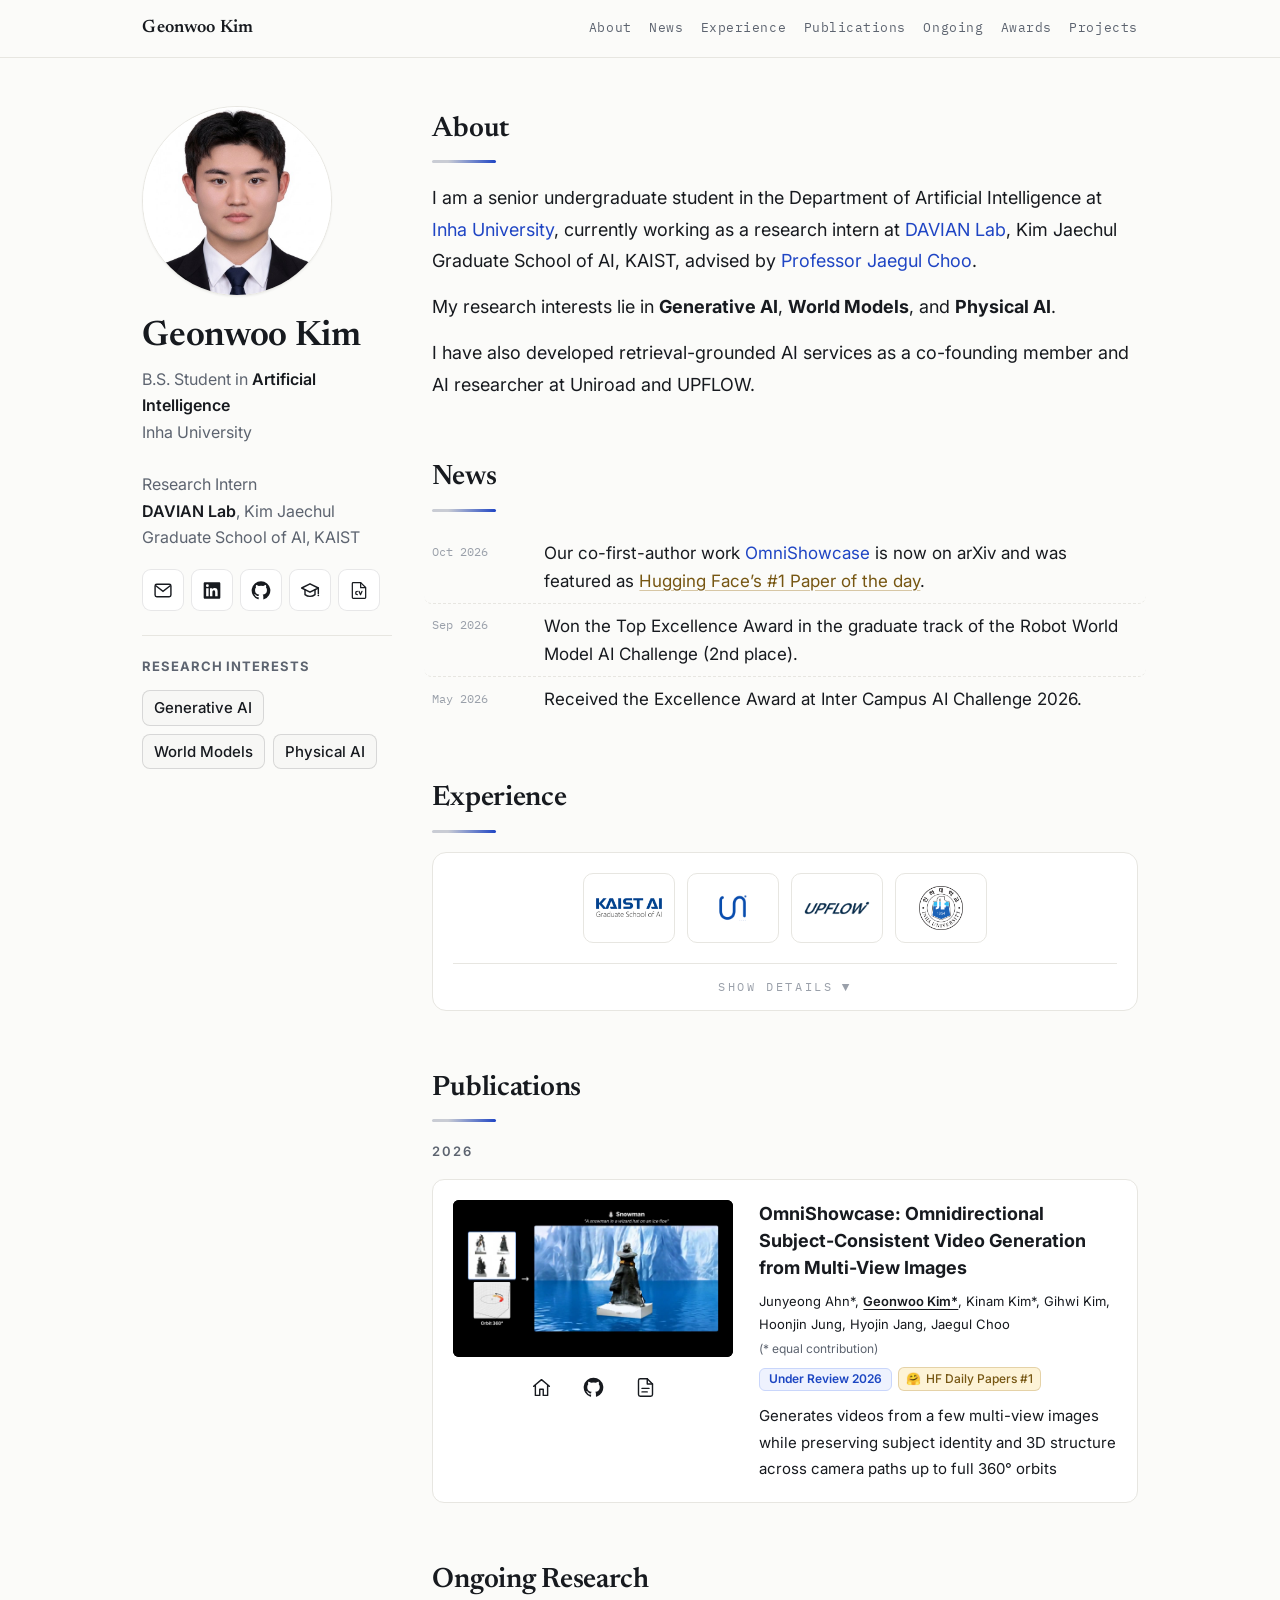
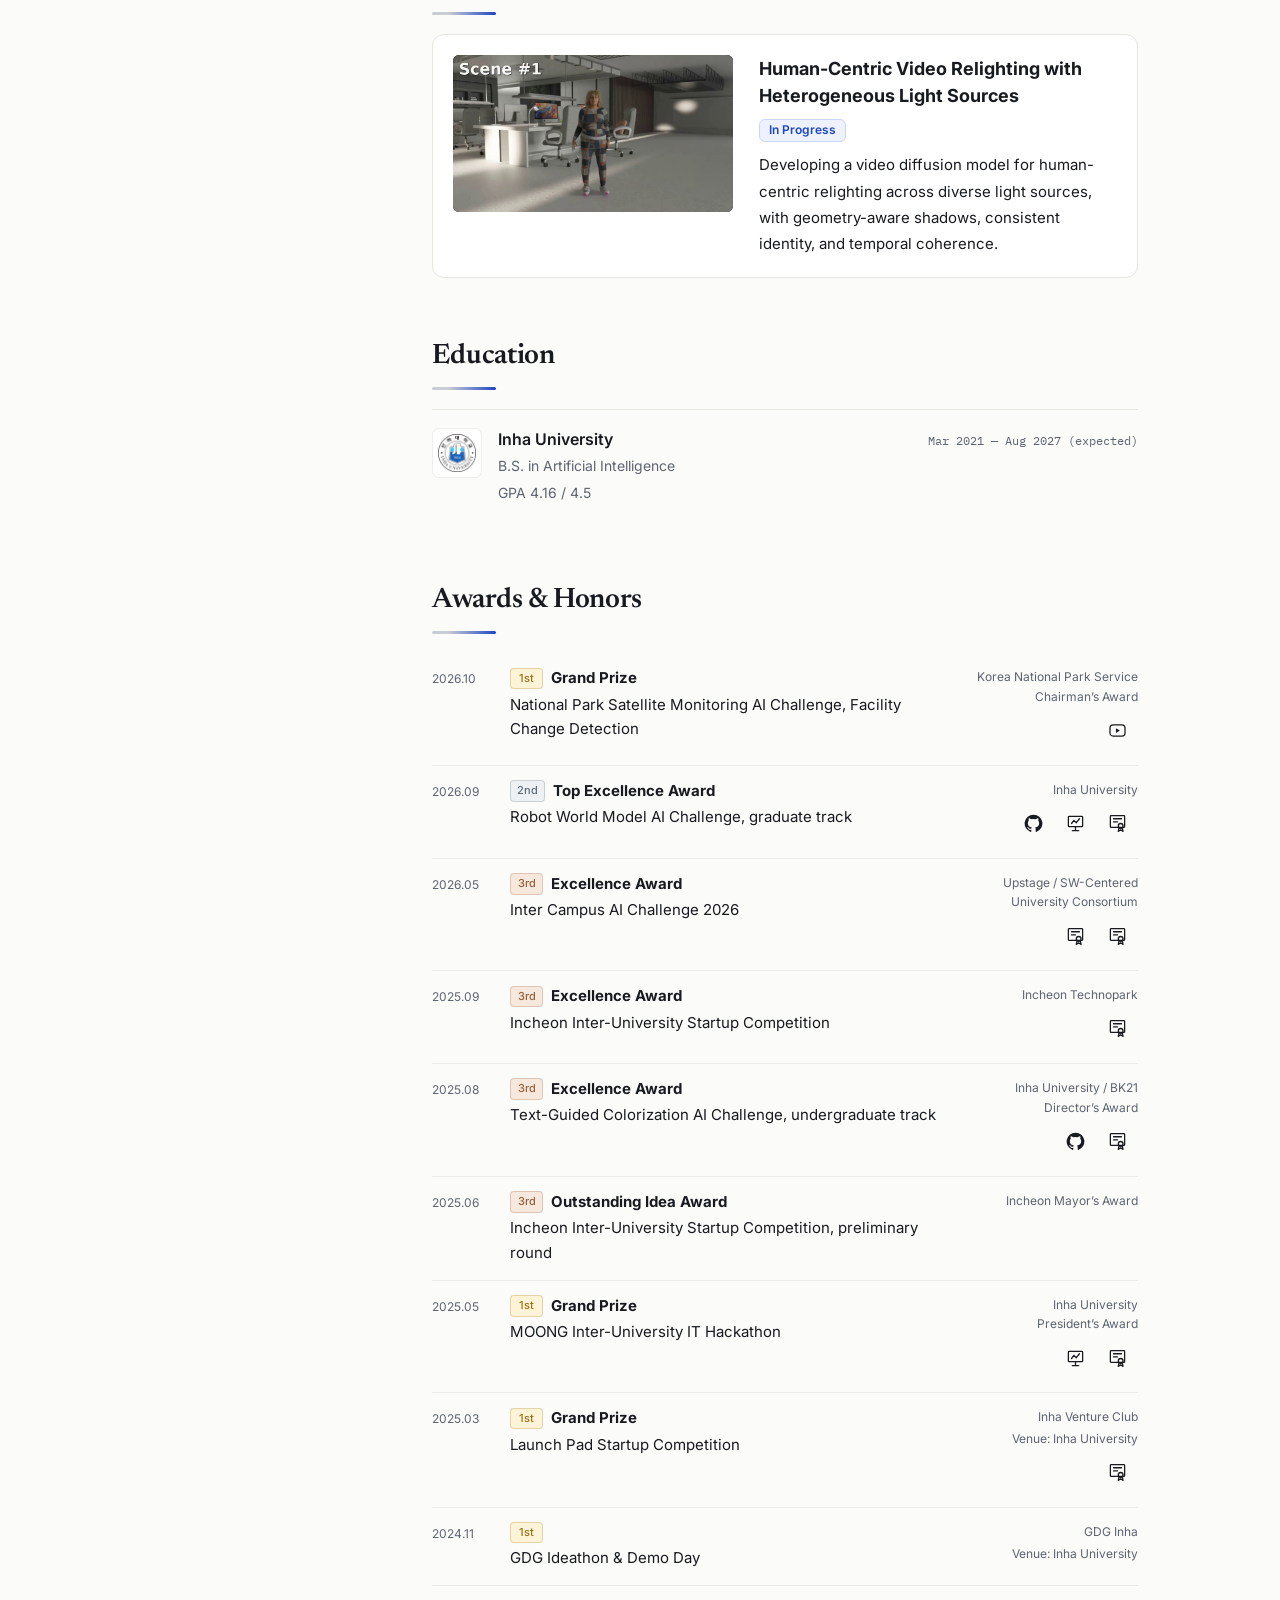
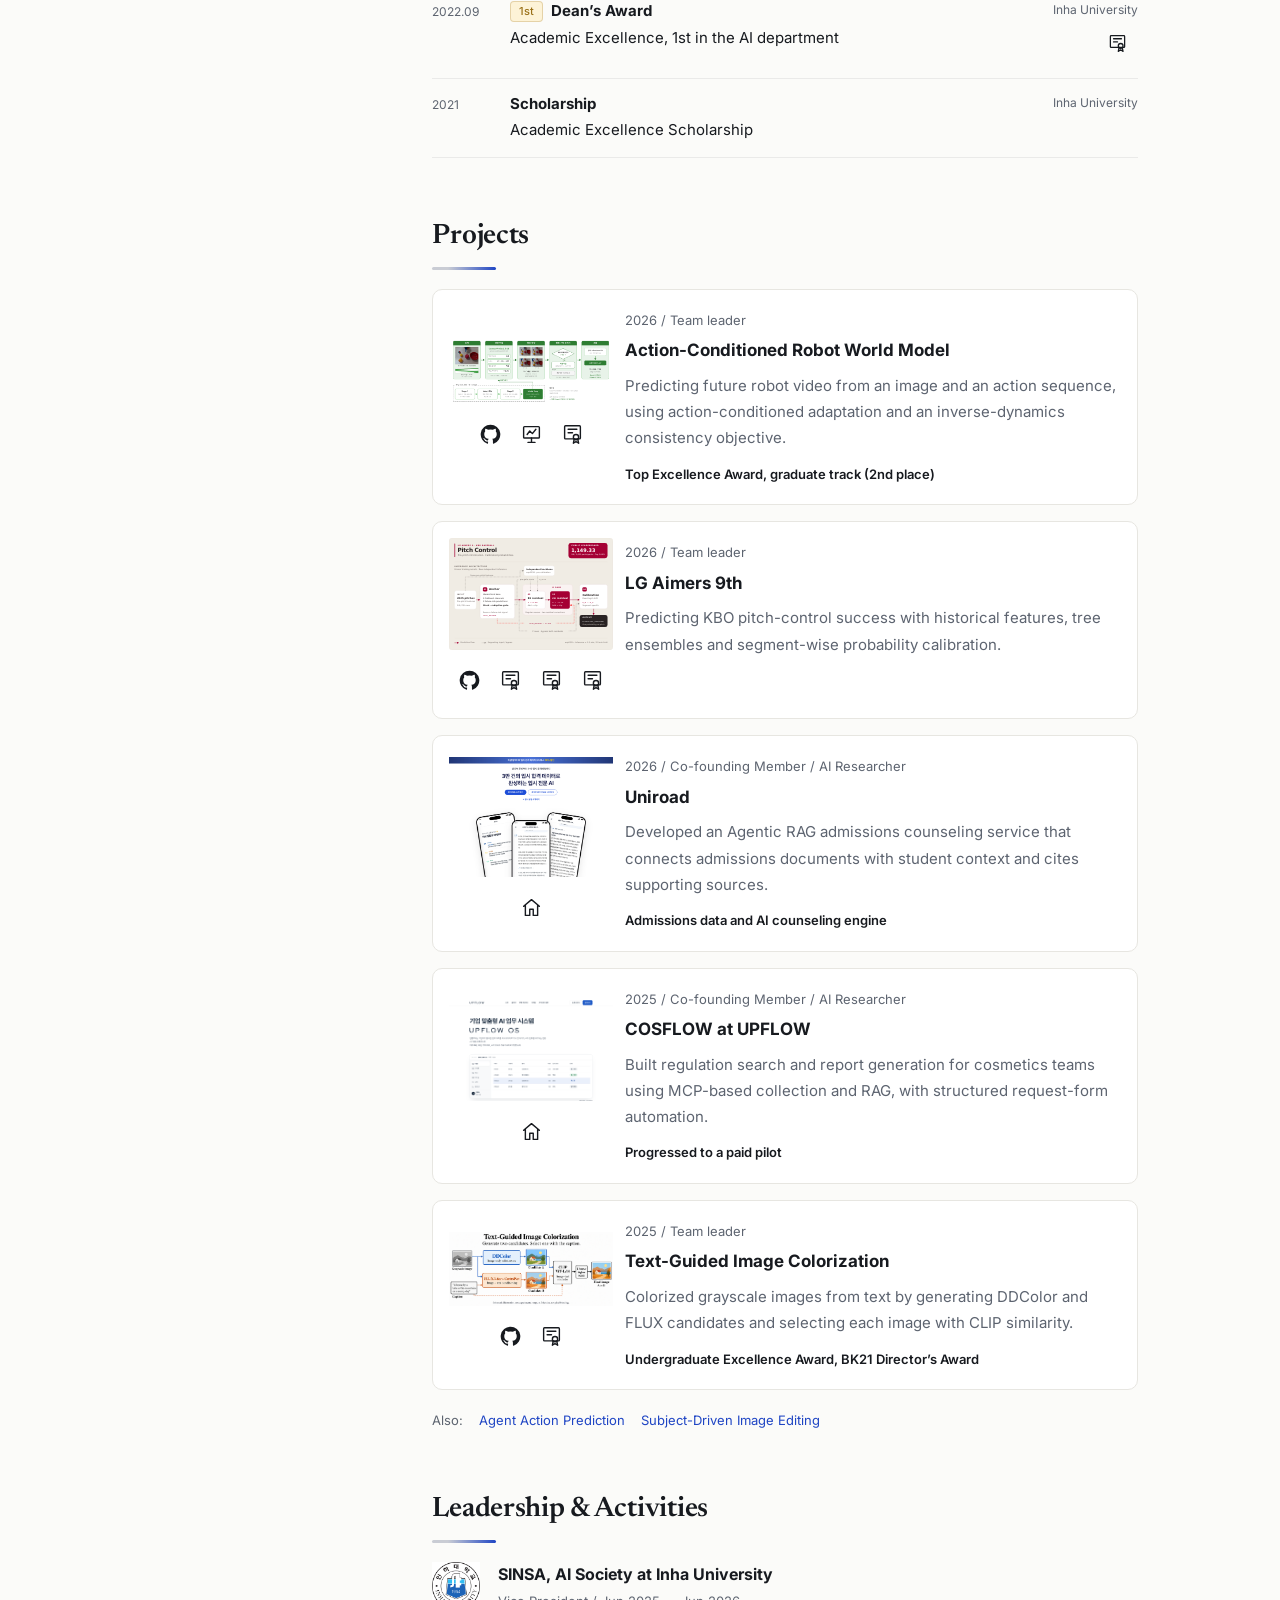
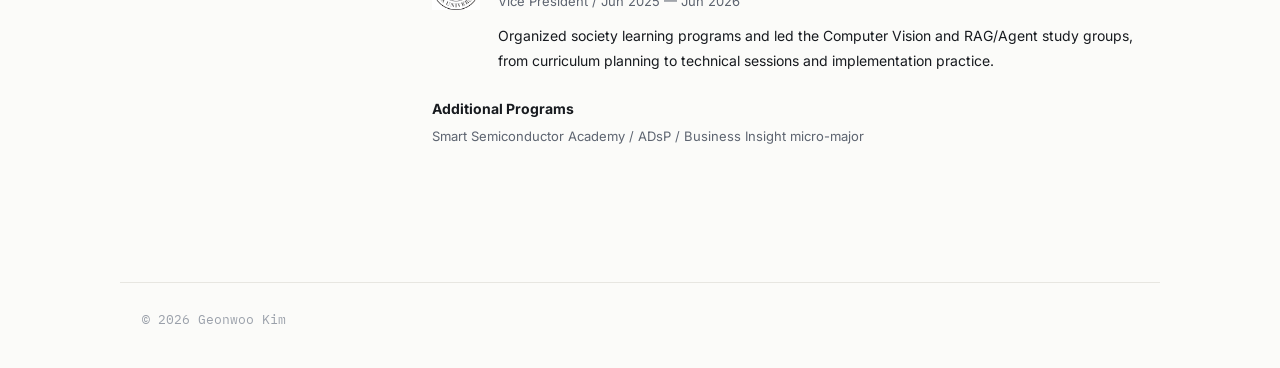
<file: index.html>
<!doctype html><html lang="en"><head><meta charset="utf-8"><meta name="viewport" content="width=device-width,initial-scale=1"><title>Geonwoo Kim</title><meta name="description" content="Geonwoo Kim — Generative AI, World Models, and Physical AI."><link rel="canonical" href="https://gxonu.github.io/"><link rel="preconnect" href="https://fonts.googleapis.com"><link rel="preconnect" href="https://fonts.gstatic.com" crossorigin><link href="https://fonts.googleapis.com/css2?family=Newsreader:ital,opsz,wght@0,6..72,400;0,6..72,500;0,6..72,600;1,6..72,400&family=Inter:wght@400;500;600&family=IBM+Plex+Mono:wght@400;500&display=swap" rel="stylesheet"><link rel="stylesheet" href="assets/original.css"><link rel="stylesheet" href="assets/portfolio.css?v=92dc783198"><link rel="stylesheet" href="assets/revision2.css?v=92dc783198"><link rel="stylesheet" href="assets/refinement.css?v=92dc783198"><link rel="stylesheet" href="assets/readability.css?v=10622975f4"><link rel="stylesheet" href="assets/publication-media.css?v=a6b6e88056cd"></head><body class="version-b"><nav aria-label="Main navigation"><div class="nav-inner"><a class="nav-name" href="#about">Geonwoo Kim</a><a class="nl" href="#about">About</a><a class="nl" href="#news">News</a><a class="nl" href="#experience">Experience</a><a class="nl" href="#publications">Publications</a><a class="nl" href="#ongoing">Ongoing</a><a class="nl" href="#awards">Awards</a><a class="nl" href="#projects">Projects</a></div></nav><div class="wrap"><aside><img class="avatar" src="assets/profile.jpg" alt="Geonwoo Kim" width="190" height="190"><h1 class="side-name">Geonwoo Kim</h1><p class="side-role">B.S. Student in <b>Artificial Intelligence</b><br>Inha University<br><br>Research Intern<br><b>DAVIAN Lab</b>, Kim Jaechul Graduate School of AI, KAIST</p><div class="side-links social-icons" role="group" aria-label="Contact and profiles"><a class="social-icon" href="mailto:kgw8803@gmail.com" target="_blank" rel="noopener" aria-label="Email"><svg aria-hidden="true" focusable="false" viewBox="0 0 24 24" fill="none" stroke="currentColor" stroke-width="1.7"><rect x="2.5" y="4.5" width="19" height="15" rx="2"/><path d="m3 6 9 7 9-7"/></svg><span class="icon-tooltip" aria-hidden="true">Email</span></a><a class="social-icon" href="https://www.linkedin.com/in/geonwoo-kim-27a599303/" target="_blank" rel="noopener" aria-label="LinkedIn"><svg aria-hidden="true" focusable="false" viewBox="0 0 24 24" fill="currentColor"><path d="M20.45 2H3.55C2.69 2 2 2.68 2 3.52v16.96C2 21.32 2.69 22 3.55 22h16.9c.86 0 1.55-.68 1.55-1.52V3.52C22 2.68 21.31 2 20.45 2ZM7.93 18.75H4.98V9.2h2.95v9.55ZM6.46 7.89a1.71 1.71 0 1 1 0-3.42 1.71 1.71 0 0 1 0 3.42Zm12.29 10.86H15.8V14.1c0-1.1-.02-2.52-1.54-2.52-1.54 0-1.78 1.2-1.78 2.44v4.73H9.53V9.2h2.83v1.3h.04c.4-.75 1.36-1.54 2.79-1.54 2.99 0 3.56 1.97 3.56 4.53v5.26Z"/></svg><span class="icon-tooltip" aria-hidden="true">LinkedIn</span></a><a class="social-icon" href="https://github.com/gxonu" target="_blank" rel="noopener" aria-label="GitHub"><svg aria-hidden="true" focusable="false" viewBox="0 0 24 24" fill="currentColor"><path d="M12 .8a11.2 11.2 0 0 0-3.54 21.83c.56.1.76-.24.76-.54v-2.08c-3.12.68-3.78-1.33-3.78-1.33-.51-1.29-1.24-1.63-1.24-1.63-1.02-.7.08-.69.08-.69 1.12.08 1.71 1.15 1.71 1.15 1 1.71 2.62 1.22 3.26.93.1-.72.39-1.22.71-1.5-2.49-.28-5.1-1.24-5.1-5.54 0-1.23.44-2.22 1.15-3.01-.11-.29-.5-1.42.11-2.96 0 0 .94-.3 3.08 1.15a10.75 10.75 0 0 1 5.6 0c2.14-1.45 3.08-1.15 3.08-1.15.61 1.54.22 2.67.11 2.96.72.79 1.15 1.78 1.15 3.01 0 4.31-2.62 5.25-5.12 5.53.4.35.76 1.03.76 2.08v3.08c0 .3.2.65.77.54A11.2 11.2 0 0 0 12 .8Z"/></svg><span class="icon-tooltip" aria-hidden="true">GitHub</span></a><a class="social-icon" href="https://scholar.google.com/citations?user=7ziWvGkAAAAJ&amp;hl=ko" target="_blank" rel="noopener" aria-label="Google Scholar"><svg aria-hidden="true" focusable="false" viewBox="0 0 24 24" fill="none" stroke="currentColor" stroke-width="1.7" stroke-linecap="round" stroke-linejoin="round"><path d="m2 9 10-5 10 5-10 5-10-5Z"/><path d="M6 11v6c3.5 2.7 8.5 2.7 12 0v-6M22 9v7"/><circle cx="22" cy="18" r="1" fill="currentColor" stroke="none"/></svg><span class="icon-tooltip" aria-hidden="true">Google Scholar</span></a><a class="social-icon" href="assets/GeonwooKim_CV.pdf" target="_blank" rel="noopener" aria-label="CV"><svg aria-hidden="true" focusable="false" viewBox="0 0 24 24" fill="none" stroke="currentColor" stroke-width="1.5"><path d="M14 2.5H5a1 1 0 0 0-1 1v17a1 1 0 0 0 1 1h14a1 1 0 0 0 1-1v-12Z"/><path d="M14 2.5v6h6"/><path d="M10 13a2 2 0 1 0 0 4m2-4 1.8 4 1.8-4" stroke-linecap="round" stroke-linejoin="round"/></svg><span class="icon-tooltip" aria-hidden="true">CV</span></a></div><div class="research-interests"><strong>Research Interests</strong><div class="interest-tags" role="list" aria-label="Research interests"><span role="listitem">Generative AI</span><span role="listitem">World Models</span><span role="listitem">Physical AI</span></div></div></aside><main><section id="about"><h2>About</h2><div class="sec-body lead"><p data-copy="intro-0">I am a senior undergraduate student in the Department of Artificial Intelligence at <a href="https://www.inha.ac.kr/" target="_blank" rel="noopener">Inha University</a>, currently working as a research intern at <a href="https://davian.kaist.ac.kr/" target="_blank" rel="noopener">DAVIAN Lab</a>, Kim Jaechul Graduate School of AI, KAIST, advised by <a href="https://sites.google.com/site/jaegulchoo/" target="_blank" rel="noopener">Professor Jaegul Choo</a>.</p><p data-copy="intro-1">My research interests lie in <strong>Generative AI</strong>, <strong>World Models</strong>, and <strong>Physical AI</strong>.</p><p data-copy="intro-2">I have also developed retrieval-grounded AI services as a co-founding member and AI researcher at Uniroad and UPFLOW.</p></div></section><section id="news"><h2>News</h2><div class="sec-body"><ul class="news"><li><time>Oct 2026</time><span>Our co-first-author work <a href="https://arxiv.org/abs/2610.35684" target="_blank" rel="noopener">OmniShowcase</a> is now on arXiv and was featured as <a class="paper-news-link" href="https://huggingface.co/papers/2610.35684" target="_blank" rel="noopener">Hugging Face’s #1 Paper of the day</a>.</span></li><li><time>Sep 2026</time><span>Won the Top Excellence Award in the graduate track of the Robot World Model AI Challenge (2nd place).</span></li><li><time>May 2026</time><span>Received the Excellence Award at Inter Campus AI Challenge 2026.</span></li></ul></div></section><section id="experience"><h2>Experience</h2><div class="sec-body"><div class="xp-card" id="xpCard"><div class="logo-tiles"><a class="tile" href="https://davian.kaist.ac.kr/" target="_blank" rel="noopener" title="KAIST AI — Research Intern, DAVIAN Lab"><img src="assets/kaist.png" alt="KAIST AI"></a><a class="tile" href="https://uni2road.com/chat" target="_blank" rel="noopener" title="Uniroad — Co-founding Member / AI Researcher"><img src="assets/uniroad-logo.png" alt="Uniroad"></a><a class="tile" href="https://upflow.ai.kr/index.html" target="_blank" rel="noopener" title="UPFLOW — Co-founding Member / AI Researcher"><img src="assets/upflow-logo.svg" alt="UPFLOW"></a><a class="tile" href="https://sites.google.com/view/mailab-inha/" target="_blank" rel="noopener" title="Multimodal AI Lab, Inha University — Undergraduate Researcher"><img src="assets/inha.png" alt="Multimodal AI Lab, Inha University"></a></div><button class="xp-toggle" aria-expanded="false" aria-controls="xpList" type="button"><span id="xpLabel">Show details</span><span class="chev" aria-hidden="true">▼</span></button><div class="xp-list" id="xpList"><article class="xp-row"><a class="xp-logo" href="https://davian.kaist.ac.kr/" target="_blank" rel="noopener"><img src="assets/kaist.png" alt="KAIST AI"></a><div><div class="xp-heading"><h3>KAIST AI</h3><time>Dec 2025 — Present</time></div><p class="role">Research Intern, DAVIAN Lab</p><p class="xp-description">Generative video and 3D-consistent subject modeling.</p></div></article><article class="xp-row"><a class="xp-logo" href="https://uni2road.com/chat" target="_blank" rel="noopener"><img src="assets/uniroad-logo.png" alt="Uniroad"></a><div><div class="xp-heading"><h3>Uniroad</h3><time>Mar 2026 — Jul 2026</time></div><p class="role">Co-founding Member / AI Researcher</p><p class="xp-description">Admissions data and Agentic RAG counseling.</p></div></article><article class="xp-row"><a class="xp-logo" href="https://upflow.ai.kr/index.html" target="_blank" rel="noopener"><img src="assets/upflow-logo.svg" alt="UPFLOW"></a><div><div class="xp-heading"><h3>UPFLOW</h3><time>Feb 2025 — Oct 2025</time></div><p class="role">Co-founding Member / AI Researcher</p><p class="xp-description">Retrieval-grounded regulation search and workflow automation.</p></div></article><article class="xp-row"><a class="xp-logo" href="https://sites.google.com/view/mailab-inha/" target="_blank" rel="noopener"><img src="assets/inha.png" alt="Multimodal AI Lab, Inha University"></a><div><div class="xp-heading"><h3>Multimodal AI Lab, Inha University</h3><time>Dec 2024 — Dec 2025</time></div><p class="role">Undergraduate Researcher</p><p class="xp-description">Training-free subject-driven image editing.</p></div></article></div></div></div></section><section id="publications"><h2>Publications</h2><div class="sec-body"><p class="year-label">2026</p><article class="publication"><div class="publication-visual"><div class="publication-media"><video class="publication-video" autoplay muted playsinline loop preload="metadata" width="1280" height="720" poster="assets/omnishowcase-teaser-poster.jpg" aria-label="OmniShowcase video generation teaser"><source src="assets/omnishowcase-teaser.mp4" type="video/mp4"><a href="assets/omnishowcase-teaser.mp4">Watch the OmniShowcase teaser</a></video></div><div class="publication-icon-links" aria-label="Publication resources"><a href="https://justin4ai.github.io/OmniShowcase/" target="_blank" rel="noopener" aria-label="Project Page" title="Project Page"><svg viewBox="0 0 24 24" width="21" height="21" fill="none" stroke="currentColor" stroke-width="1.6" stroke-linecap="round" stroke-linejoin="round" aria-hidden="true" focusable="false"><path d="M3 10.5 12 3l9 7.5M5 9v12h5v-7h4v7h5V9"/></svg></a><a href="https://github.com/justin4ai/OmniShowcase" target="_blank" rel="noopener" aria-label="Code on GitHub" title="Code on GitHub"><svg width="21" height="21" aria-hidden="true" focusable="false" viewBox="0 0 24 24" fill="currentColor"><path d="M12 .8a11.2 11.2 0 0 0-3.54 21.83c.56.1.76-.24.76-.54v-2.08c-3.12.68-3.78-1.33-3.78-1.33-.51-1.29-1.24-1.63-1.24-1.63-1.02-.7.08-.69.08-.69 1.12.08 1.71 1.15 1.71 1.15 1 1.71 2.62 1.22 3.26.93.1-.72.39-1.22.71-1.5-2.49-.28-5.1-1.24-5.1-5.54 0-1.23.44-2.22 1.15-3.01-.11-.29-.5-1.42.11-2.96 0 0 .94-.3 3.08 1.15a10.75 10.75 0 0 1 5.6 0c2.14-1.45 3.08-1.15 3.08-1.15.61 1.54.22 2.67.11 2.96.72.79 1.15 1.78 1.15 3.01 0 4.31-2.62 5.25-5.12 5.53.4.35.76 1.03.76 2.08v3.08c0 .3.2.65.77.54A11.2 11.2 0 0 0 12 .8Z"/></svg></a><a href="https://arxiv.org/abs/2610.35684" target="_blank" rel="noopener" aria-label="arXiv paper" title="arXiv paper"><svg viewBox="0 0 24 24" width="21" height="21" fill="none" stroke="currentColor" stroke-width="1.6" stroke-linecap="round" stroke-linejoin="round" aria-hidden="true" focusable="false"><path d="M14 2H6a2 2 0 0 0-2 2v16a2 2 0 0 0 2 2h12a2 2 0 0 0 2-2V8z"/><path d="M14 2v6h6M8 13h8M8 17h6"/></svg></a></div></div><div class="publication-copy"><div class="publication-text"><h3>OmniShowcase: Omnidirectional Subject-Consistent Video Generation from Multi-View Images</h3><p class="publication-authors">Junyeong Ahn*, <strong class="author-self">Geonwoo Kim*</strong>, Kinam Kim*, Gihwi Kim, Hoonjin Jung, Hyojin Jang, Jaegul Choo <span class="equal-contribution">(* equal contribution)</span></p><div class="publication-badges"><p class="research-status">Under Review 2026</p><a class="paper-highlight" href="https://huggingface.co/papers/2610.35684" target="_blank" rel="noopener" aria-label="OmniShowcase, number 1 Paper of the day on Hugging Face"><span aria-hidden="true">🤗</span><span>HF Daily Papers #1</span></a></div><p class="tldr" data-copy="publication">Generates videos from a few multi-view images while preserving subject identity and 3D structure across camera paths up to full 360° orbits</p></div></div></article></div></section><section id="ongoing"><h2>Ongoing Research</h2><div class="sec-body"><article class="publication ongoing-publication"><div class="publication-visual"><div class="publication-media"><video class="publication-video" autoplay muted playsinline loop preload="metadata" width="960" height="540" poster="assets/relighting-preview.jpg" aria-label="Human-centric video relighting research preview"><source src="assets/relighting-preview.mp4" type="video/mp4"><a href="assets/relighting-preview.mp4">Watch the relighting research preview</a></video></div></div><div class="publication-copy"><div class="publication-text"><h3>Human-Centric Video Relighting with Heterogeneous Light Sources</h3><p class="research-status">In Progress</p><p class="tldr" data-copy="ongoing-research">Developing a video diffusion model for human-centric relighting across diverse light sources, with geometry-aware shadows, consistent identity, and temporal coherence.</p></div></div></article></div></section><section id="education"><h2>Education</h2><div class="sec-body"><article class="xp-row"><a class="xp-logo" href="https://www.inha.ac.kr/" target="_blank" rel="noopener"><img src="assets/inha.png" alt="Inha University"></a><div><div class="xp-heading"><h3>Inha University</h3><time>Mar 2021 — Aug 2027 (expected)</time></div><p class="role">B.S. in Artificial Intelligence</p><p class="xp-description">GPA 4.16 / 4.5</p></div></article></div></section><section id="awards"><h2>Awards &amp; Honors</h2><div class="sec-body award-list"><article class="award-row"><time>2026.10</time><div class="award-main"><div class="award-heading"><span class="rank-badge rank-1st">1st</span><strong>Grand Prize</strong></div><p class="award-event">National Park Satellite Monitoring AI Challenge, Facility Change Detection</p></div><div class="award-meta"><p class="award-host">Korea National Park Service<br>Chairman’s Award</p><div class="award-icon-links" aria-label="Award resources"><a href="https://youtu.be/D5Rg_QvVzro" target="_blank" rel="noopener" aria-label="Solution video on YouTube" title="Solution video on YouTube"><svg viewBox="0 0 24 24" width="21" height="21" fill="none" stroke="currentColor" stroke-width="1.6" stroke-linecap="round" stroke-linejoin="round" aria-hidden="true" focusable="false"><rect x="2.5" y="5" width="19" height="14" rx="4"/><path d="m10 9 5 3-5 3Z" fill="currentColor" stroke="none"/></svg></a></div></div></article><article class="award-row"><time>2026.09</time><div class="award-main"><div class="award-heading"><span class="rank-badge rank-2nd">2nd</span><strong>Top Excellence Award</strong></div><p class="award-event">Robot World Model AI Challenge, graduate track</p></div><div class="award-meta"><p class="award-host">Inha University</p><div class="award-icon-links" aria-label="Award resources"><a href="https://github.com/gxonu/Worldmodel-AI-Challenge" target="_blank" rel="noopener" aria-label="Code on GitHub" title="Code on GitHub"><svg width="21" height="21" aria-hidden="true" focusable="false" viewBox="0 0 24 24" fill="currentColor"><path d="M12 .8a11.2 11.2 0 0 0-3.54 21.83c.56.1.76-.24.76-.54v-2.08c-3.12.68-3.78-1.33-3.78-1.33-.51-1.29-1.24-1.63-1.24-1.63-1.02-.7.08-.69.08-.69 1.12.08 1.71 1.15 1.71 1.15 1 1.71 2.62 1.22 3.26.93.1-.72.39-1.22.71-1.5-2.49-.28-5.1-1.24-5.1-5.54 0-1.23.44-2.22 1.15-3.01-.11-.29-.5-1.42.11-2.96 0 0 .94-.3 3.08 1.15a10.75 10.75 0 0 1 5.6 0c2.14-1.45 3.08-1.15 3.08-1.15.61 1.54.22 2.67.11 2.96.72.79 1.15 1.78 1.15 3.01 0 4.31-2.62 5.25-5.12 5.53.4.35.76 1.03.76 2.08v3.08c0 .3.2.65.77.54A11.2 11.2 0 0 0 12 .8Z"/></svg></a><a href="assets/world-model-slides.pdf" target="_blank" rel="noopener" aria-label="Slides" title="Slides"><svg viewBox="0 0 24 24" width="21" height="21" fill="none" stroke="currentColor" stroke-width="1.6" stroke-linecap="round" stroke-linejoin="round" aria-hidden="true" focusable="false"><rect x="3" y="3" width="18" height="13" rx="1"/><path d="M12 16v5M8 21h8M7 12l3-4 3 3 4-5"/></svg></a><a href="assets/world-model-certificate.pdf" target="_blank" rel="noopener" aria-label="Certificate" title="Certificate"><svg viewBox="0 0 24 24" width="21" height="21" fill="none" stroke="currentColor" stroke-width="1.6" stroke-linecap="round" stroke-linejoin="round" aria-hidden="true" focusable="false"><rect x="3" y="2" width="18" height="15" rx="1"/><path d="M7 6h10M7 10h5"/><circle cx="16" cy="15" r="3"/><path d="m14 17-1 5 3-2 3 2-1-5"/></svg></a></div></div></article><article class="award-row"><time>2026.05</time><div class="award-main"><div class="award-heading"><span class="rank-badge rank-3rd">3rd</span><strong>Excellence Award</strong></div><p class="award-event">Inter Campus AI Challenge 2026</p></div><div class="award-meta"><p class="award-host">Upstage / SW-Centered University Consortium</p><div class="award-icon-links" aria-label="Award resources"><a href="assets/icac-certificate.pdf" target="_blank" rel="noopener" aria-label="Certificate" title="Certificate"><svg viewBox="0 0 24 24" width="21" height="21" fill="none" stroke="currentColor" stroke-width="1.6" stroke-linecap="round" stroke-linejoin="round" aria-hidden="true" focusable="false"><rect x="3" y="2" width="18" height="15" rx="1"/><path d="M7 6h10M7 10h5"/><circle cx="16" cy="15" r="3"/><path d="m14 17-1 5 3-2 3 2-1-5"/></svg></a><a href="assets/icac-participation.pdf" target="_blank" rel="noopener" aria-label="Participation certificate" title="Participation certificate"><svg viewBox="0 0 24 24" width="21" height="21" fill="none" stroke="currentColor" stroke-width="1.6" stroke-linecap="round" stroke-linejoin="round" aria-hidden="true" focusable="false"><rect x="3" y="2" width="18" height="15" rx="1"/><path d="M7 6h10M7 10h5"/><circle cx="16" cy="15" r="3"/><path d="m14 17-1 5 3-2 3 2-1-5"/></svg></a></div></div></article><article class="award-row"><time>2025.09</time><div class="award-main"><div class="award-heading"><span class="rank-badge rank-3rd">3rd</span><strong>Excellence Award</strong></div><p class="award-event">Incheon Inter-University Startup Competition</p></div><div class="award-meta"><p class="award-host">Incheon Technopark</p><div class="award-icon-links" aria-label="Award resources"><a href="assets/incheon-startup-certificate.pdf" target="_blank" rel="noopener" aria-label="Certificate" title="Certificate"><svg viewBox="0 0 24 24" width="21" height="21" fill="none" stroke="currentColor" stroke-width="1.6" stroke-linecap="round" stroke-linejoin="round" aria-hidden="true" focusable="false"><rect x="3" y="2" width="18" height="15" rx="1"/><path d="M7 6h10M7 10h5"/><circle cx="16" cy="15" r="3"/><path d="m14 17-1 5 3-2 3 2-1-5"/></svg></a></div></div></article><article class="award-row"><time>2025.08</time><div class="award-main"><div class="award-heading"><span class="rank-badge rank-3rd">3rd</span><strong>Excellence Award</strong></div><p class="award-event">Text-Guided Colorization AI Challenge, undergraduate track</p></div><div class="award-meta"><p class="award-host">Inha University / BK21 Director’s Award</p><div class="award-icon-links" aria-label="Award resources"><a href="https://github.com/gxonu/Text-Guided-Colorization" target="_blank" rel="noopener" aria-label="Code on GitHub" title="Code on GitHub"><svg width="21" height="21" aria-hidden="true" focusable="false" viewBox="0 0 24 24" fill="currentColor"><path d="M12 .8a11.2 11.2 0 0 0-3.54 21.83c.56.1.76-.24.76-.54v-2.08c-3.12.68-3.78-1.33-3.78-1.33-.51-1.29-1.24-1.63-1.24-1.63-1.02-.7.08-.69.08-.69 1.12.08 1.71 1.15 1.71 1.15 1 1.71 2.62 1.22 3.26.93.1-.72.39-1.22.71-1.5-2.49-.28-5.1-1.24-5.1-5.54 0-1.23.44-2.22 1.15-3.01-.11-.29-.5-1.42.11-2.96 0 0 .94-.3 3.08 1.15a10.75 10.75 0 0 1 5.6 0c2.14-1.45 3.08-1.15 3.08-1.15.61 1.54.22 2.67.11 2.96.72.79 1.15 1.78 1.15 3.01 0 4.31-2.62 5.25-5.12 5.53.4.35.76 1.03.76 2.08v3.08c0 .3.2.65.77.54A11.2 11.2 0 0 0 12 .8Z"/></svg></a><a href="assets/colorization-certificate.pdf" target="_blank" rel="noopener" aria-label="Certificate" title="Certificate"><svg viewBox="0 0 24 24" width="21" height="21" fill="none" stroke="currentColor" stroke-width="1.6" stroke-linecap="round" stroke-linejoin="round" aria-hidden="true" focusable="false"><rect x="3" y="2" width="18" height="15" rx="1"/><path d="M7 6h10M7 10h5"/><circle cx="16" cy="15" r="3"/><path d="m14 17-1 5 3-2 3 2-1-5"/></svg></a></div></div></article><article class="award-row"><time>2025.06</time><div class="award-main"><div class="award-heading"><span class="rank-badge rank-3rd">3rd</span><strong>Outstanding Idea Award</strong></div><p class="award-event">Incheon Inter-University Startup Competition, preliminary round</p></div><div class="award-meta"><p class="award-host">Incheon Mayor’s Award</p></div></article><article class="award-row"><time>2025.05</time><div class="award-main"><div class="award-heading"><span class="rank-badge rank-1st">1st</span><strong>Grand Prize</strong></div><p class="award-event">MOONG Inter-University IT Hackathon</p></div><div class="award-meta"><p class="award-host">Inha University President’s Award</p><div class="award-icon-links" aria-label="Award resources"><a href="assets/moong-slides.pdf" target="_blank" rel="noopener" aria-label="Slides" title="Slides"><svg viewBox="0 0 24 24" width="21" height="21" fill="none" stroke="currentColor" stroke-width="1.6" stroke-linecap="round" stroke-linejoin="round" aria-hidden="true" focusable="false"><rect x="3" y="3" width="18" height="13" rx="1"/><path d="M12 16v5M8 21h8M7 12l3-4 3 3 4-5"/></svg></a><a href="assets/moong-certificate.pdf" target="_blank" rel="noopener" aria-label="Certificate" title="Certificate"><svg viewBox="0 0 24 24" width="21" height="21" fill="none" stroke="currentColor" stroke-width="1.6" stroke-linecap="round" stroke-linejoin="round" aria-hidden="true" focusable="false"><rect x="3" y="2" width="18" height="15" rx="1"/><path d="M7 6h10M7 10h5"/><circle cx="16" cy="15" r="3"/><path d="m14 17-1 5 3-2 3 2-1-5"/></svg></a></div></div></article><article class="award-row"><time>2025.03</time><div class="award-main"><div class="award-heading"><span class="rank-badge rank-1st">1st</span><strong>Grand Prize</strong></div><p class="award-event">Launch Pad Startup Competition</p></div><div class="award-meta"><p class="award-host">Inha Venture Club</p><p class="award-venue">Venue: Inha University</p><div class="award-icon-links" aria-label="Award resources"><a href="assets/launch-pad-certificate.pdf" target="_blank" rel="noopener" aria-label="Certificate" title="Certificate"><svg viewBox="0 0 24 24" width="21" height="21" fill="none" stroke="currentColor" stroke-width="1.6" stroke-linecap="round" stroke-linejoin="round" aria-hidden="true" focusable="false"><rect x="3" y="2" width="18" height="15" rx="1"/><path d="M7 6h10M7 10h5"/><circle cx="16" cy="15" r="3"/><path d="m14 17-1 5 3-2 3 2-1-5"/></svg></a></div></div></article><article class="award-row"><time>2024.11</time><div class="award-main"><div class="award-heading"><span class="rank-badge rank-1st">1st</span></div><p class="award-event">GDG Ideathon &amp; Demo Day</p></div><div class="award-meta"><p class="award-host">GDG Inha</p><p class="award-venue">Venue: Inha University</p></div></article><article class="award-row"><time>2022.09</time><div class="award-main"><div class="award-heading"><span class="rank-badge rank-1st">1st</span><strong>Dean’s Award</strong></div><p class="award-event">Academic Excellence, 1st in the AI department</p></div><div class="award-meta"><p class="award-host">Inha University</p><div class="award-icon-links" aria-label="Award resources"><a href="assets/academic-excellence-certificate.pdf" target="_blank" rel="noopener" aria-label="Certificate" title="Certificate"><svg viewBox="0 0 24 24" width="21" height="21" fill="none" stroke="currentColor" stroke-width="1.6" stroke-linecap="round" stroke-linejoin="round" aria-hidden="true" focusable="false"><rect x="3" y="2" width="18" height="15" rx="1"/><path d="M7 6h10M7 10h5"/><circle cx="16" cy="15" r="3"/><path d="m14 17-1 5 3-2 3 2-1-5"/></svg></a></div></div></article><article class="award-row"><time>2021</time><div class="award-main"><div class="award-heading"><strong>Scholarship</strong></div><p class="award-event">Academic Excellence Scholarship</p></div><div class="award-meta"><p class="award-host">Inha University</p></div></article></div></section><section id="projects"><h2>Projects</h2><div class="sec-body project-grid"><article class="project-card"><div class="project-visual"><a class="project-image" href="assets/world-model-pipeline.png" target="_blank" rel="noopener" aria-label="Open Action-Conditioned Robot World Model figure"><img src="assets/world-model-pipeline.png" alt="Robot World Model pipeline from the project repository"></a><div class="project-icon-links" aria-label="Project resources"><a href="https://github.com/gxonu/Worldmodel-AI-Challenge" target="_blank" rel="noopener" aria-label="Code on GitHub" title="Code on GitHub"><svg width="21" height="21" aria-hidden="true" focusable="false" viewBox="0 0 24 24" fill="currentColor"><path d="M12 .8a11.2 11.2 0 0 0-3.54 21.83c.56.1.76-.24.76-.54v-2.08c-3.12.68-3.78-1.33-3.78-1.33-.51-1.29-1.24-1.63-1.24-1.63-1.02-.7.08-.69.08-.69 1.12.08 1.71 1.15 1.71 1.15 1 1.71 2.62 1.22 3.26.93.1-.72.39-1.22.71-1.5-2.49-.28-5.1-1.24-5.1-5.54 0-1.23.44-2.22 1.15-3.01-.11-.29-.5-1.42.11-2.96 0 0 .94-.3 3.08 1.15a10.75 10.75 0 0 1 5.6 0c2.14-1.45 3.08-1.15 3.08-1.15.61 1.54.22 2.67.11 2.96.72.79 1.15 1.78 1.15 3.01 0 4.31-2.62 5.25-5.12 5.53.4.35.76 1.03.76 2.08v3.08c0 .3.2.65.77.54A11.2 11.2 0 0 0 12 .8Z"/></svg></a><a href="assets/world-model-slides.pdf" target="_blank" rel="noopener" aria-label="Slides" title="Slides"><svg viewBox="0 0 24 24" width="21" height="21" fill="none" stroke="currentColor" stroke-width="1.6" stroke-linecap="round" stroke-linejoin="round" aria-hidden="true" focusable="false"><rect x="3" y="3" width="18" height="13" rx="1"/><path d="M12 16v5M8 21h8M7 12l3-4 3 3 4-5"/></svg></a><a href="assets/world-model-certificate.pdf" target="_blank" rel="noopener" aria-label="Certificate" title="Certificate"><svg viewBox="0 0 24 24" width="21" height="21" fill="none" stroke="currentColor" stroke-width="1.6" stroke-linecap="round" stroke-linejoin="round" aria-hidden="true" focusable="false"><rect x="3" y="2" width="18" height="15" rx="1"/><path d="M7 6h10M7 10h5"/><circle cx="16" cy="15" r="3"/><path d="m14 17-1 5 3-2 3 2-1-5"/></svg></a></div></div><div class="project-copy"><p class="project-role">2026 / Team leader</p><h3>Action-Conditioned Robot World Model</h3><p class="project-summary" data-copy="project-0">Predicting future robot video from an image and an action sequence, using action-conditioned adaptation and an inverse-dynamics consistency objective.</p><p class="project-result">Top Excellence Award, graduate track (2nd place)</p></div></article><article class="project-card"><div class="project-visual"><a class="project-image" href="assets/lg-aimers-pipeline-v3.svg" target="_blank" rel="noopener" aria-label="Open LG Aimers 9th figure"><img src="assets/lg-aimers-pipeline-v3.svg" alt="LG Aimers inference pipeline: anchor, R-only B1 and risk-middle residuals, F bypass, and R/F calibration"></a><div class="project-icon-links" aria-label="Project resources"><a href="https://github.com/gxonu/LG-Aimers-9th-PitchControl" target="_blank" rel="noopener" aria-label="Code on GitHub" title="Code on GitHub"><svg width="21" height="21" aria-hidden="true" focusable="false" viewBox="0 0 24 24" fill="currentColor"><path d="M12 .8a11.2 11.2 0 0 0-3.54 21.83c.56.1.76-.24.76-.54v-2.08c-3.12.68-3.78-1.33-3.78-1.33-.51-1.29-1.24-1.63-1.24-1.63-1.02-.7.08-.69.08-.69 1.12.08 1.71 1.15 1.71 1.15 1 1.71 2.62 1.22 3.26.93.1-.72.39-1.22.71-1.5-2.49-.28-5.1-1.24-5.1-5.54 0-1.23.44-2.22 1.15-3.01-.11-.29-.5-1.42.11-2.96 0 0 .94-.3 3.08 1.15a10.75 10.75 0 0 1 5.6 0c2.14-1.45 3.08-1.15 3.08-1.15.61 1.54.22 2.67.11 2.96.72.79 1.15 1.78 1.15 3.01 0 4.31-2.62 5.25-5.12 5.53.4.35.76 1.03.76 2.08v3.08c0 .3.2.65.77.54A11.2 11.2 0 0 0 12 .8Z"/></svg></a><a href="assets/lg-aimers-completion.pdf" target="_blank" rel="noopener" aria-label="Completion certificate" title="Completion certificate"><svg viewBox="0 0 24 24" width="21" height="21" fill="none" stroke="currentColor" stroke-width="1.6" stroke-linecap="round" stroke-linejoin="round" aria-hidden="true" focusable="false"><rect x="3" y="2" width="18" height="15" rx="1"/><path d="M7 6h10M7 10h5"/><circle cx="16" cy="15" r="3"/><path d="m14 17-1 5 3-2 3 2-1-5"/></svg></a><a href="assets/lg-aimers-phase1.pdf" target="_blank" rel="noopener" aria-label="Phase I certificate" title="Phase I certificate"><svg viewBox="0 0 24 24" width="21" height="21" fill="none" stroke="currentColor" stroke-width="1.6" stroke-linecap="round" stroke-linejoin="round" aria-hidden="true" focusable="false"><rect x="3" y="2" width="18" height="15" rx="1"/><path d="M7 6h10M7 10h5"/><circle cx="16" cy="15" r="3"/><path d="m14 17-1 5 3-2 3 2-1-5"/></svg></a><a href="assets/lg-aimers-certificate.pdf" target="_blank" rel="noopener" aria-label="Phase II certificate" title="Phase II certificate"><svg viewBox="0 0 24 24" width="21" height="21" fill="none" stroke="currentColor" stroke-width="1.6" stroke-linecap="round" stroke-linejoin="round" aria-hidden="true" focusable="false"><rect x="3" y="2" width="18" height="15" rx="1"/><path d="M7 6h10M7 10h5"/><circle cx="16" cy="15" r="3"/><path d="m14 17-1 5 3-2 3 2-1-5"/></svg></a></div></div><div class="project-copy"><p class="project-role">2026 / Team leader</p><h3>LG Aimers 9th</h3><p class="project-summary" data-copy="project-1">Predicting KBO pitch-control success with historical features, tree ensembles and segment-wise probability calibration.</p></div></article><article class="project-card"><div class="project-visual"><a class="project-image" href="assets/uniroad-project.png" target="_blank" rel="noopener" aria-label="Open Uniroad figure"><img src="assets/uniroad-project.png" alt="Uniroad admissions counseling service interface"></a><div class="project-icon-links" aria-label="Project resources"><a href="https://uni2road.com/chat" target="_blank" rel="noopener" aria-label="Service" title="Service"><svg viewBox="0 0 24 24" width="21" height="21" fill="none" stroke="currentColor" stroke-width="1.6" stroke-linecap="round" stroke-linejoin="round" aria-hidden="true" focusable="false"><path d="M3 10.5 12 3l9 7.5M5 9v12h5v-7h4v7h5V9"/></svg></a></div></div><div class="project-copy"><p class="project-role">2026 / Co-founding Member / AI Researcher</p><h3>Uniroad</h3><p class="project-summary" data-copy="project-2">Developed an Agentic RAG admissions counseling service that connects admissions documents with student context and cites supporting sources.</p><p class="project-result">Admissions data and AI counseling engine</p></div></article><article class="project-card"><div class="project-visual"><a class="project-image" href="https://upflow.ai.kr/index.html" target="_blank" rel="noopener" aria-label="Visit the UPFLOW website"><img src="assets/upflow-homepage-20261101.png" alt="UPFLOW OS website homepage, captured November 2026"></a><div class="project-icon-links" aria-label="Project resources"><a href="https://upflow.ai.kr/index.html" target="_blank" rel="noopener" aria-label="Website" title="Website"><svg viewBox="0 0 24 24" width="21" height="21" fill="none" stroke="currentColor" stroke-width="1.6" stroke-linecap="round" stroke-linejoin="round" aria-hidden="true" focusable="false"><path d="M3 10.5 12 3l9 7.5M5 9v12h5v-7h4v7h5V9"/></svg></a></div></div><div class="project-copy"><p class="project-role">2025 / Co-founding Member / AI Researcher</p><h3>COSFLOW at UPFLOW</h3><p class="project-summary" data-copy="project-3">Built regulation search and report generation for cosmetics teams using MCP-based collection and RAG, with structured request-form automation.</p><p class="project-result">Progressed to a paid pilot</p></div></article><article class="project-card"><div class="project-visual"><a class="project-image" href="assets/colorization-pipeline.png" target="_blank" rel="noopener" aria-label="Open Text-Guided Image Colorization figure"><img src="assets/colorization-pipeline.png" alt="Text-guided colorization pipeline from the project repository"></a><div class="project-icon-links" aria-label="Project resources"><a href="https://github.com/gxonu/Text-Guided-Colorization" target="_blank" rel="noopener" aria-label="Code on GitHub" title="Code on GitHub"><svg width="21" height="21" aria-hidden="true" focusable="false" viewBox="0 0 24 24" fill="currentColor"><path d="M12 .8a11.2 11.2 0 0 0-3.54 21.83c.56.1.76-.24.76-.54v-2.08c-3.12.68-3.78-1.33-3.78-1.33-.51-1.29-1.24-1.63-1.24-1.63-1.02-.7.08-.69.08-.69 1.12.08 1.71 1.15 1.71 1.15 1 1.71 2.62 1.22 3.26.93.1-.72.39-1.22.71-1.5-2.49-.28-5.1-1.24-5.1-5.54 0-1.23.44-2.22 1.15-3.01-.11-.29-.5-1.42.11-2.96 0 0 .94-.3 3.08 1.15a10.75 10.75 0 0 1 5.6 0c2.14-1.45 3.08-1.15 3.08-1.15.61 1.54.22 2.67.11 2.96.72.79 1.15 1.78 1.15 3.01 0 4.31-2.62 5.25-5.12 5.53.4.35.76 1.03.76 2.08v3.08c0 .3.2.65.77.54A11.2 11.2 0 0 0 12 .8Z"/></svg></a><a href="assets/colorization-certificate.pdf" target="_blank" rel="noopener" aria-label="Certificate" title="Certificate"><svg viewBox="0 0 24 24" width="21" height="21" fill="none" stroke="currentColor" stroke-width="1.6" stroke-linecap="round" stroke-linejoin="round" aria-hidden="true" focusable="false"><rect x="3" y="2" width="18" height="15" rx="1"/><path d="M7 6h10M7 10h5"/><circle cx="16" cy="15" r="3"/><path d="m14 17-1 5 3-2 3 2-1-5"/></svg></a></div></div><div class="project-copy"><p class="project-role">2025 / Team leader</p><h3>Text-Guided Image Colorization</h3><p class="project-summary" data-copy="project-4">Colorized grayscale images from text by generating DDColor and FLUX candidates and selecting each image with CLIP similarity.</p><p class="project-result">Undergraduate Excellence Award, BK21 Director’s Award</p></div></article></div><div class="additional-work"><span>Also:</span> <a href="https://github.com/gxonu/Agent-Action-Chanllenge">Agent Action Prediction</a><a href="https://github.com/gxonu/DiptychPrompting_edit">Subject-Driven Image Editing</a></div></section><section id="leadership"><h2>Leadership &amp; Activities</h2><div class="sec-body"><article class="leadership-entry"><img src="assets/inha.png" alt="Inha University"><div><h3>SINSA, AI Society at Inha University</h3><p class="role">Vice President / Jun 2025 — Jun 2026</p><p>Organized society learning programs and led the Computer Vision and RAG/Agent study groups, from curriculum planning to technical sessions and implementation practice.</p></div></article><div class="programs"><h3>Additional Programs</h3><p>Smart Semiconductor Academy / ADsP / Business Insight micro-major</p></div></div></section></main></div><footer><span>© 2026 Geonwoo Kim</span></footer><script src="assets/site.js"></script></body></html>
</file>
<file: assets/original.css>
:root{
    --paper:#FBFBF9;
    --ink:#171A1F;
    --muted:#5D6470;
    --faint:#9AA0AA;
    --line:#E7E6E1;
    --accent:#1F45C4;      /* cobalt — the "denoised" end */
    --noise:#C9CCD4;       /* grain gray — the "noisy" end */
    --card:#FFFFFF;
    --maxw:1060px;
  }
  *{box-sizing:border-box;margin:0;padding:0}
  html{scroll-behavior:smooth}
  @media (prefers-reduced-motion: reduce){
    html{scroll-behavior:auto}
    *,*::before,*::after{animation:none!important;transition:none!important}
  }
  body{
    background:var(--paper);
    color:var(--ink);
    font-family:'Inter',system-ui,-apple-system,'Apple SD Gothic Neo','Noto Sans KR',sans-serif;
    font-size:15.5px;
    line-height:1.65;
    -webkit-font-smoothing:antialiased;
  }
  a{color:var(--accent);text-decoration:none}
  a:hover{text-decoration:underline;text-underline-offset:3px}
  a:focus-visible{outline:2px solid var(--accent);outline-offset:2px;border-radius:2px}

  /* ---------- top nav ---------- */
  nav{
    position:sticky;top:0;z-index:10;
    background:rgba(251,251,249,.88);
    backdrop-filter:blur(8px);
    border-bottom:1px solid var(--line);
  }
  .nav-inner{
    max-width:var(--maxw);margin:0 auto;
    display:flex;align-items:baseline;gap:1.6rem;
    padding:.85rem 1.4rem;
    overflow-x:auto;
  }
  .nav-name{
    font-family:'Newsreader',serif;font-weight:600;font-size:1.05rem;
    color:var(--ink);margin-right:auto;letter-spacing:.01em;white-space:nowrap;
  }
  .nav-name:hover{text-decoration:none;color:var(--accent)}
  nav a.nl{
    font-family:'IBM Plex Mono',monospace;font-size:.76rem;color:var(--muted);
    letter-spacing:.04em;white-space:nowrap;
  }
  nav a.nl:hover{color:var(--accent);text-decoration:none}

  /* ---------- layout ---------- */
  .wrap{
    max-width:var(--maxw);margin:0 auto;
    display:grid;grid-template-columns:290px 1fr;gap:3.2rem;
    padding:3rem 1.4rem 5rem;
  }
  @media (max-width:860px){
    .wrap{grid-template-columns:1fr;gap:2.2rem;padding-top:2.2rem}
    aside{position:static!important}
  }

  /* ---------- sidebar ---------- */
  aside{position:sticky;top:5rem;align-self:start}
  .avatar{
    width:190px;height:190px;border-radius:50%;
    object-fit:cover;display:block;
    border:1px solid var(--line);
    box-shadow:0 1px 2px rgba(23,26,31,.06);
  }
  .side-name{
    font-family:'Newsreader',serif;font-weight:600;
    font-size:1.9rem;line-height:1.15;margin-top:1.3rem;letter-spacing:-.01em;
  }
  .side-name-ko{font-family:'Inter',sans-serif;font-size:.95rem;color:var(--faint);font-weight:400;margin-left:.4rem}
  .side-role{margin-top:.55rem;color:var(--muted);font-size:.92rem;line-height:1.55}
  .side-role b{color:var(--ink);font-weight:600}
  .side-links{margin-top:1.1rem;display:flex;flex-wrap:wrap;gap:.45rem .9rem}
  .side-links a{
    font-family:'IBM Plex Mono',monospace;font-size:.78rem;letter-spacing:.03em;
  }
  .side-email{
    margin-top:1.1rem;font-family:'IBM Plex Mono',monospace;
    font-size:.78rem;color:var(--muted);
  }

  /* ---------- sections ---------- */
  section{margin-bottom:3.4rem;scroll-margin-top:4.5rem}
  h2{
    font-family:'Newsreader',serif;font-weight:600;font-size:1.45rem;
    letter-spacing:-.01em;margin-bottom:.4rem;
  }
  /* signature: denoise rule — grain fading into cobalt */
  h2::after{
    content:"";display:block;height:3px;width:64px;margin-top:.5rem;border-radius:2px;
    background:linear-gradient(90deg,var(--noise) 0%,var(--noise) 25%,var(--accent) 100%);
  }
  .sec-body{margin-top:1.2rem}

  .lead{font-size:1.02rem}
  .lead p + p{margin-top:.9rem}
  .lead b{font-weight:600}

  /* experience card: logo tiles + collapsible list */
  .xp-card{
    background:var(--card);border:1px solid var(--line);border-radius:14px;
    padding:1.6rem 1.6rem 0.4rem;
  }
  .logo-tiles{
    display:flex;justify-content:center;flex-wrap:wrap;gap:.9rem;
    padding-bottom:1.4rem;border-bottom:1px solid var(--line);
  }
  .tile{
    width:120px;height:88px;display:flex;align-items:center;justify-content:center;
    background:#fff;border:1px solid var(--line);border-radius:12px;padding:14px;
    transition:transform .2s ease, border-color .2s ease, box-shadow .2s ease;
  }
  .tile img{max-width:100%;max-height:100%;object-fit:contain;display:block}
  .tile:hover{transform:translateY(-3px);border-color:var(--accent);box-shadow:0 4px 14px rgba(31,69,196,.10)}
  @media (max-width:600px){.tile{width:88px;height:66px;padding:10px}}

  .xp-toggle{
    display:flex;align-items:center;justify-content:center;gap:.5rem;
    width:100%;padding:.9rem 0;cursor:pointer;
    background:none;border:none;
    font-family:'IBM Plex Mono',monospace;font-size:.74rem;letter-spacing:.22em;
    color:var(--faint);text-transform:uppercase;
    transition:color .15s ease;
  }
  .xp-toggle:hover{color:var(--accent)}
  .xp-toggle .chev{transition:transform .25s ease;font-size:.8rem}
  .xp-card.open .chev{transform:rotate(180deg)}

  .xp-list{
    display:none;
    padding-bottom:.6rem;
  }
  .xp-card.open .xp-list{display:block}
  .xp-row{
    display:grid;grid-template-columns:185px 1fr;gap:1.4rem;
    padding:1.05rem .6rem;margin:0 -.6rem;border-top:1px solid var(--line);
    border-radius:10px;
    transition:background .15s ease;
  }
  .xp-row:hover{background:var(--paper)}
  .xp-row time{
    font-family:'IBM Plex Mono',monospace;font-size:.78rem;color:var(--faint);
    padding-top:.3rem;white-space:nowrap;
  }
  .xp-row:hover time{color:var(--accent)}
  .xp-row h3{font-size:1.05rem;font-weight:600}
  .xp-row .role{color:var(--muted);font-size:.93rem;margin-top:.15rem}
  @media (max-width:600px){
    .xp-row{grid-template-columns:1fr;gap:.2rem}
  }

  /* news */
  .news{list-style:none}
  .news li{
    display:grid;grid-template-columns:96px 1fr;gap:1rem;
    padding:.5rem 0;border-bottom:1px dashed var(--line);
  }
  .news li:last-child{border-bottom:none}
  .news time{
    font-family:'IBM Plex Mono',monospace;font-size:.76rem;color:var(--faint);
    padding-top:.22rem;white-space:nowrap;
  }

  /* experience / education entries */
  .entry{
    display:grid;grid-template-columns:1fr auto;gap:.3rem 1.2rem;
    padding:1rem 0;border-bottom:1px solid var(--line);
  }
  .entry:last-child{border-bottom:none}
  .entry h3{font-size:1rem;font-weight:600}
  .entry .org{color:var(--muted);font-size:.9rem}
  .entry .desc{grid-column:1 / -1;color:var(--ink);font-size:.92rem;margin-top:.25rem}
  .entry .desc ul{margin:.3rem 0 0 1.1rem}
  .entry .desc li{margin:.15rem 0}
  .entry time{
    font-family:'IBM Plex Mono',monospace;font-size:.75rem;color:var(--faint);
    white-space:nowrap;padding-top:.25rem;
  }
  @media (max-width:600px){
    .entry{grid-template-columns:1fr}
    .entry time{order:-1;padding-top:0}
  }

  /* project cards */
  .projects{display:grid;grid-template-columns:1fr 1fr;gap:.9rem}
  @media (max-width:700px){.projects{grid-template-columns:1fr}}
  .proj{
    background:var(--card);border:1px solid var(--line);border-radius:10px;
    padding:1.05rem 1.15rem;
    transition:border-color .15s ease, box-shadow .15s ease, transform .2s ease;
  }
  .proj:hover{border-color:var(--accent);box-shadow:0 2px 10px rgba(31,69,196,.07)}
  .proj h3{font-size:.97rem;font-weight:600;line-height:1.4}
  .proj .tag{
    font-family:'IBM Plex Mono',monospace;font-size:.68rem;color:var(--accent);
    letter-spacing:.05em;text-transform:uppercase;display:block;margin-bottom:.35rem;
  }
  .proj p{font-size:.88rem;color:var(--muted);margin-top:.4rem}

  /* awards */
  .awards{list-style:none}
  .awards li{
    display:grid;grid-template-columns:78px 1fr;gap:1rem;
    padding:.45rem 0;
  }
  .awards time{
    font-family:'IBM Plex Mono',monospace;font-size:.76rem;color:var(--faint);padding-top:.2rem;
  }
  .awards .prize{font-weight:600}
  .awards .host{color:var(--muted);font-size:.88rem}

  footer{
    border-top:1px solid var(--line);
    padding:1.6rem 1.4rem 2.4rem;
    max-width:var(--maxw);margin:0 auto;
    font-family:'IBM Plex Mono',monospace;font-size:.74rem;color:var(--faint);
    display:flex;justify-content:space-between;flex-wrap:wrap;gap:.5rem;
  }

  /* ---------- hover micro-interactions ---------- */
  .avatar{transition:transform .25s ease, box-shadow .25s ease}
  .avatar:hover{transform:scale(1.03);box-shadow:0 6px 20px rgba(23,26,31,.12)}

  nav a.nl{position:relative;padding-bottom:2px}
  nav a.nl::after{
    content:"";position:absolute;left:0;bottom:-2px;height:2px;width:0;
    background:linear-gradient(90deg,var(--noise),var(--accent));
    transition:width .22s ease;border-radius:1px;
  }
  nav a.nl:hover::after{width:100%}

  h2::after{transition:width .35s ease}
  section:hover h2::after{width:110px}   /* denoise rule stretches on hover */

  .proj{will-change:transform}
  .proj:hover{transform:translateY(-3px)}

  .news li{transition:background .15s ease;border-radius:8px;padding:.5rem .5rem;margin:0 -.5rem}
  .news li:hover{background:var(--card)}
  .news li:hover time{color:var(--accent)}
  .news time{transition:color .15s ease}

  .awards li{transition:background .15s ease;border-radius:8px;padding:.45rem .5rem;margin:0 -.5rem}
  .awards li:hover{background:var(--card)}
  .awards li:hover time{color:var(--accent)}
  .awards time{transition:color .15s ease}
</file>
<file: assets/portfolio.css>
/* A is a new reference-based layout. B inherits the existing site stylesheet. */
html{scroll-behavior:smooth}body{margin:0}a:focus-visible,button:focus-visible{outline:2px solid #1f45c4;outline-offset:4px}img{max-width:100%}
.resource-links{display:flex;flex-wrap:wrap;gap:16px;margin-top:16px;font-size:13px}.research-status{color:#1f45c4;font-size:13px;font-weight:600;margin-bottom:8px}.research-role,.project-role{color:#5d6470;font-size:13px;margin:6px 0 14px}.research-summary,.project-summary{line-height:1.7;margin:12px 0 0}.project-result{font-weight:600;font-size:13px;margin-top:14px}.featured-project img{display:block;width:100%;height:auto;object-fit:contain}.excerpt-end{font:13px/1.7 system-ui,sans-serif;color:#5d6470;border-top:1px solid #e7e6e1;padding:22px 0;margin-top:48px}
.version-a{font-family:'Inter',system-ui,-apple-system,sans-serif;color:#171a1f;background:#fff;font-size:15px;line-height:1.7;-webkit-font-smoothing:antialiased}.version-a *{box-sizing:border-box}.version-a a{color:#1f45c4;text-decoration:none}.version-a a:hover{text-decoration:underline}.version-a nav{border-bottom:1px solid #171a1f15;background:#fffffff5;position:sticky;top:0;z-index:10}.version-a .nav-inner{max-width:1000px;margin:auto;padding:17px 28px;display:flex;align-items:center;gap:26px;overflow-x:auto}.version-a .nav-name{font-size:15px;font-weight:600;color:#171a1f;margin-right:auto;white-space:nowrap}.version-a .nl{font-size:12px;color:#5d6470;white-space:nowrap}.version-a .a-wrap{max-width:1000px;margin:auto;padding:56px 28px 12px}.version-a section{margin-bottom:60px;scroll-margin-top:85px}.version-a h1{font-size:36px;letter-spacing:-1.1px;line-height:1.2;margin:0 0 24px;font-weight:600}.version-a h1 span{font-size:16px;letter-spacing:0;font-weight:400;color:#5d6470;margin-left:8px}.version-a h2{font-size:23px;letter-spacing:-.6px;font-weight:600;margin:0;border-bottom:1px solid #171a1f15;padding-bottom:12px}.version-a h3{font-size:18px;line-height:1.5;margin:0;font-weight:600;letter-spacing:-.25px}.version-a p{margin-top:0}.version-a .hero{display:grid;grid-template-columns:1fr 204px;gap:60px;align-items:start}.version-a .portrait{width:204px;height:265px;object-fit:cover;object-position:center 20%;border-radius:5px}.version-a .lead p{margin:0 0 13px}.version-a .side-links{display:flex;gap:10px;flex-wrap:wrap;margin-top:27px}.version-a .side-links a{font-size:12px;line-height:1;padding:10px 14px;color:#171a1f;border:1px solid #171a1f25;border-radius:4px}.version-a .side-links a:hover{color:#1f45c4;border-color:#1f45c4}.version-a .sec-body{margin-top:23px}.version-a .news{padding:0;margin:0;list-style:none}.version-a .news li{display:grid;grid-template-columns:88px 1fr;gap:20px;margin:12px 0}.version-a .news time{font-size:12px;color:#5d6470;padding-top:3px}.version-a .research-entry{max-width:770px}.version-a .research-summary{margin-top:12px}.version-a .featured-project{display:grid;grid-template-columns:300px 1fr;gap:30px;align-items:center}.version-a .featured-project img{border:1px solid #171a1f15;border-radius:4px}.version-a .resource-links a{font-size:12px;border:1px solid #171a1f25;padding:4px 10px;border-radius:3px;color:#171a1f}.version-a .xp-row{display:grid;grid-template-columns:175px 1fr;gap:24px;padding:15px 0;border-bottom:1px solid #171a1f12}.version-a .xp-row time{font-size:12px;color:#5d6470;padding-top:4px;white-space:nowrap}.version-a .xp-row h3{font-size:15px}.version-a .xp-row .role{font-size:13px;color:#5d6470;margin:2px 0 0}.version-a footer{max-width:944px;margin:0 auto;padding:20px 0 36px;font-size:12px;color:#5d6470}
/* Only new content components and narrow-screen overflow are added to B. */
.version-b .research-entry h3{font-size:1.05rem;line-height:1.5}.version-b .featured-project{background:var(--card);border:1px solid var(--line);border-radius:10px;padding:1.05rem 1.15rem}.version-b .featured-project img{max-width:410px;margin:0 auto 20px;border-radius:3px}.version-b .featured-project h3{font-size:1.05rem;line-height:1.45}.version-b .project-summary,.version-b .research-summary{font-size:.93rem}.version-b main{min-width:0}.version-b .side-links{gap:.45rem .8rem}.version-b .xp-card{min-width:0}
@media(max-width:860px){.version-b .nav-name{display:none}.version-a .hero{gap:32px}.version-a .featured-project{grid-template-columns:240px 1fr;gap:22px}.version-a .nav-inner{gap:19px}.version-a h1{font-size:32px}}
@media(max-width:620px){.version-a .a-wrap{padding:30px 22px 12px}.version-a .hero{display:flex;flex-direction:column-reverse;gap:24px;margin-bottom:40px}.version-a .portrait{width:122px;height:150px}.version-a h1{font-size:30px;margin-bottom:20px}.version-a h1 span{font-size:14px}.version-a .nav-inner{padding:14px 22px;gap:20px}.version-a .nav-name{display:none}.version-a section{margin-bottom:42px}.version-a h2{font-size:22px}.version-a .featured-project{display:block}.version-a .featured-project img{margin-bottom:20px}.version-a .news li{grid-template-columns:72px 1fr;gap:12px}.version-a .xp-row{grid-template-columns:1fr;gap:4px}.version-a footer{padding-left:22px}.version-b .nav-inner{gap:1.3rem}.version-b .news li{grid-template-columns:76px 1fr;gap:10px}.version-b .xp-card{padding:1.15rem 1.15rem .3rem}}
@media(prefers-reduced-motion:reduce){html{scroll-behavior:auto}}
</file>
<file: assets/revision2.css>
/* Visual resources and per-institution identity, shared across A and B. */
.year-label{font-size:12px;font-weight:600;letter-spacing:2px;color:#5d6470;margin:0 0 16px}.publication{display:grid;grid-template-columns:310px 1fr;gap:28px;align-items:center}.publication-image{display:block}.publication-image img{display:block;width:100%;height:auto;max-height:230px;object-fit:contain}.publication h3{line-height:1.45}.tldr{font-size:14px;line-height:1.75;margin:12px 0 0}.resource-links{gap:7px;align-items:center;margin-top:14px}.resource-links a,.version-a .resource-links a,.pending-link{display:inline-flex;align-items:center;gap:5px;min-height:30px;padding:4px 9px;border:1px solid #171a1f25;border-radius:4px;color:#171a1f;font:12px/1.5 'Inter',system-ui,sans-serif;text-decoration:none}.resource-links a:hover{border-color:#1f45c4;color:#1f45c4;background:#1f45c408}.pending-link{color:#5d6470;background:#171a1f04;border-style:dashed;cursor:default}.pending-link small{font-size:10px;color:#5d6470}.version-a .project-grid{display:grid;grid-template-columns:1fr 1fr;gap:24px}.project-card{border:1px solid #171a1f1a;border-radius:8px;overflow:hidden;background:#fff}.project-image{display:flex;align-items:center;justify-content:center;min-width:0;background:#fff;border-bottom:1px solid #171a1f12;padding:12px}.project-image img{display:block;width:100%;height:205px;object-fit:contain}.project-copy{padding:18px 20px 22px}.project-copy h3{font-size:17px;line-height:1.45}.project-role{margin:0 0 7px;font-size:11px}.project-summary{font-size:13px;line-height:1.75;margin:10px 0 0;color:#5d6470}.project-result{font-size:12px;line-height:1.5;margin:13px 0 0;color:#171a1f}.additional-work{margin-top:20px;display:flex;gap:9px 16px;flex-wrap:wrap;font-size:12px}.additional-work span{color:#5d6470}.version-a .xp-row,.version-b .xp-row{display:grid;grid-template-columns:50px 1fr;gap:16px;padding:18px 0;margin:0;border-radius:0}.xp-logo{width:50px;height:50px;display:flex;align-items:center;justify-content:center;padding:5px;border:1px solid #171a1f12;border-radius:7px;background:white}.xp-logo img{width:100%;height:100%;object-fit:contain}.xp-heading{display:flex;align-items:baseline;justify-content:space-between;gap:12px}.version-a .xp-row h3,.version-b .xp-row h3{font-size:15px;line-height:1.4}.version-a .xp-row time,.version-b .xp-row time{font-size:11px;color:#5d6470;white-space:nowrap;padding:0;line-height:1.5}.version-a .xp-row .role,.version-b .xp-row .role{font-size:13px;margin:4px 0 0;line-height:1.5}.xp-description{font-size:12px;color:#5d6470;margin:5px 0 0;line-height:1.7}.version-b .xp-card{padding:20px 20px 0}.version-b .logo-tiles{gap:12px;padding-bottom:20px}.version-b .tile{width:92px;height:70px;padding:12px;border-radius:10px}.version-b .xp-card .xp-row{grid-template-columns:36px 1fr;gap:12px}.version-b .xp-card .xp-logo{width:36px;height:36px;padding:3px}.version-b .xp-card .xp-heading{display:block}.version-b .xp-card .xp-heading time{display:block;margin-top:5px}.version-b .publication{grid-template-columns:210px 1fr;gap:21px;border:1px solid var(--line);background:var(--card);padding:20px;border-radius:12px}.version-b .publication h3{font-size:1rem}.version-b .publication-image img{max-height:210px}.version-b .research-status{font-size:11px}.version-b .research-role{font-size:11px;margin:8px 0}.version-b .tldr{font-size:12px;line-height:1.7}.version-b .project-grid{display:grid;grid-template-columns:1fr;gap:16px}.version-b .project-card{display:grid;grid-template-columns:200px 1fr;border-color:var(--line);border-radius:10px}.version-b .project-image{border:0;padding:16px 8px 16px 16px}.version-b .project-image img{height:auto;max-height:190px}.version-b .project-copy{padding:20px 18px 20px 12px}.version-b .project-copy h3{font-size:15px}.version-b .project-summary{font-size:12px}.version-b .resource-links{gap:6px}.version-b .resource-links a,.version-b .pending-link{font-size:11px;padding:3px 7px}.award-row{display:grid;grid-template-columns:78px 1fr;gap:18px;padding:15px 0;border-bottom:1px solid #171a1f12}.award-row time{font-size:12px;color:#5d6470;padding-top:2px}.award-heading{font-size:14px}.award-event{font-size:13px;margin:3px 0 0}.award-host{font-size:11px;color:#5d6470;margin:3px 0 0}.award-row .resource-links{margin-top:8px}.award-row .resource-links a{font-size:10px;padding:2px 7px;min-height:24px}.leadership-entry{display:grid;grid-template-columns:48px 1fr;gap:18px}.leadership-entry>img{width:48px;height:48px;object-fit:contain}.leadership-entry h3{font-size:15px;line-height:1.5}.leadership-entry .role{font-size:12px;color:#5d6470;margin:5px 0 10px}.leadership-entry p:not(.role){font-size:13px;line-height:1.8}.programs{margin-top:24px}.programs h3{font-size:13px}.programs p{font-size:12px;color:#5d6470;margin-top:6px}.research-interests{margin-top:24px;border-top:1px solid var(--line);padding-top:18px;font-size:12px}.research-interests strong{display:block;font-size:10px;letter-spacing:1px;text-transform:uppercase;margin-bottom:10px;color:var(--muted)}.research-interests span{display:block;line-height:1.8;color:var(--muted)}.paper-page{max-width:1040px;padding:45px 28px;margin:auto}.paper-page header{text-align:center;margin:38px 0}.paper-page h1{font-size:35px!important;max-width:900px;margin:18px auto!important;line-height:1.25!important}.paper-page .resource-links{justify-content:center}.paper-page figure{margin:30px 0 55px}.paper-page img{width:100%;height:auto;display:block}.paper-page figcaption{font-size:12px;color:#5d6470;margin-top:12px;text-align:center}.paper-page section{margin-top:45px}.paper-page section>p{margin-top:18px}.paper-page .back{font-size:13px}.version-a footer{display:flex;justify-content:space-between;gap:20px}.version-b .nav-inner{gap:1.1rem}
@media(max-width:1000px) and (min-width:861px){.version-b .publication{grid-template-columns:1fr}.version-b .publication-image img{max-height:240px}.version-b .project-card{grid-template-columns:1fr}.version-b .project-image{padding:16px}.version-b .project-image img{max-height:210px}.version-b .project-copy{padding:0 20px 22px}}
@media(max-width:720px){.publication,.version-b .publication{grid-template-columns:1fr;gap:18px}.publication-image img,.version-b .publication-image img{max-height:290px}.version-a .project-grid{grid-template-columns:1fr}.version-b .project-card{grid-template-columns:1fr}.version-b .project-image{padding:14px}.version-b .project-image img{height:210px;max-height:210px}.version-b .project-copy{padding:5px 20px 22px}.xp-heading{display:block}.version-a .xp-row time,.version-b .xp-row time{display:block;margin-top:6px}.version-b .nav-inner{gap:18px}.version-b .nl{font-size:.7rem}.paper-page h1{font-size:26px!important}}
@media(max-width:440px){.version-b .publication{padding:16px}.version-b .xp-card{padding:16px 16px 0}.version-b .logo-tiles{gap:9px}.version-b .tile{width:72px;height:58px;padding:9px}.award-row{grid-template-columns:60px 1fr;gap:12px}.award-row time{font-size:11px}.version-a .nav-inner{gap:18px}.version-a .nl{font-size:11px}.project-image img{height:165px}.version-b .project-image img{height:165px}.version-a footer{padding-right:22px}.version-b .resource-links a,.version-b .pending-link{min-height:32px}}
</file>
<file: assets/refinement.css>
/* Keep the original B typography and palette; refine density and interaction. */
.publication-image{overflow:hidden;border-radius:6px;background:#fff}
.publication-image img{max-height:none;transform:scale(1.045);transform-origin:center}
.version-b .publication{grid-template-columns:230px minmax(0,1fr)}
.version-b .publication-image img{max-height:none}
.award-row{grid-template-columns:64px minmax(0,1fr) 185px;gap:14px;padding:14px 0;align-items:start}
.award-main,.award-meta{min-width:0}
.award-heading{display:flex;align-items:center;flex-wrap:wrap;gap:8px;line-height:1.5}
.award-event{line-height:1.65}
.award-meta{text-align:right}
.award-host{margin:0;font-size:11px;line-height:1.65;text-wrap:pretty}
.award-meta .resource-links{justify-content:flex-end;gap:4px;flex-wrap:wrap;margin-top:7px}
.award-meta .resource-links a{padding:2px 5px;min-height:27px;font-size:10px}
.rank-badge{display:inline-flex;align-items:center;padding:1px 6px;border:1px solid #5d647030;border-radius:4px;color:#5d6470;background:#5d647008;font:500 10px/1.6 'Inter',sans-serif}
.ranked-first strong{color:#1f45c4}
.rank-badge{font-size:11px;min-width:33px;justify-content:center;padding:1px 6px}
.rank-1st{color:#1f45c4;border-color:#1f45c435;background:#1f45c40b}
.rank-2nd{color:#171a1f;border-color:#171a1f35;background:#171a1f08}
.rank-3rd{color:#5d6470;border-color:#5d647025;background:#5d647005}
.award-venue{font-size:11px;line-height:1.65;color:#5d6470;margin:2px 0 0}
.version-a .social-icons,.version-b .social-icons{display:flex;gap:7px;flex-wrap:nowrap;margin-top:19px}
.version-a .social-icons .social-icon,.version-b .social-icons .social-icon{position:relative;display:inline-flex;flex:0 0 42px;align-items:center;justify-content:center;width:42px;height:42px;padding:10px;border:1px solid #171a1f1a;border-radius:9px;color:#171a1f;background:#fff;transition:transform .2s ease,color .2s ease,border-color .2s ease,background .2s ease}
.social-icon svg{width:21px;height:21px;display:block}
.social-icon .icon-tooltip{position:absolute;top:calc(100% + 7px);left:50%;transform:translateX(-50%);white-space:nowrap;padding:4px 7px;background:#171a1f;color:white;border-radius:4px;font:11px/1.5 'Inter',sans-serif;opacity:0;visibility:hidden;pointer-events:none;z-index:20}
.social-icon:first-child .icon-tooltip{left:0;transform:none}
.social-icon:last-child .icon-tooltip{left:auto;right:0;transform:none}
.social-icon:hover .icon-tooltip,.social-icon:focus-visible .icon-tooltip{opacity:1;visibility:visible}
.version-a .social-icons .social-icon:focus-visible,.version-b .social-icons .social-icon:focus-visible{color:#1f45c4;border-color:#1f45c4}
@media(hover:hover) and (pointer:fine){.version-a .social-icons .social-icon:hover,.version-b .social-icons .social-icon:hover{color:#1f45c4;border-color:#1f45c460;background:#1f45c408;transform:translateY(-2px);text-decoration:none}}
@media(prefers-reduced-motion:reduce){.social-icons .social-icon:hover{transform:none!important}}
.publication,.project-card,.xp-logo,.award-row,.resource-links a,.tile{transition:transform .2s ease,background-color .2s ease,border-color .2s ease,box-shadow .2s ease}
.publication-image img{transition:transform .25s ease}
.award-row time{transition:color .2s ease}
a:focus-visible,button:focus-visible{outline:2px solid #1f45c4;outline-offset:4px}
.publication:focus-within,.project-card:focus-within{border-color:#1f45c480;box-shadow:0 4px 16px #1f45c40a}
.award-row:focus-within{background:#1f45c405}
@media(hover:hover) and (pointer:fine){
 .publication:hover,.project-card:hover{transform:translateY(-3px);border-color:#1f45c455;box-shadow:0 6px 20px #171a1f0a}
 .publication-image:hover img{transform:scale(1.07)}
 .award-row:hover{background:#1f45c405;transform:translateY(-1px)}
 .award-row:hover time{color:#1f45c4}
 .resource-links a:hover,.xp-logo:hover{transform:translateY(-2px);background:#1f45c408;border-color:#1f45c460;text-decoration:none}
}
@media(max-width:1100px) and (min-width:861px){
 .version-b .publication{grid-template-columns:1fr}
 .version-b .publication-image{max-width:360px}
 .version-b .award-row{grid-template-columns:58px minmax(0,1fr)}
 .version-b .award-meta{grid-column:2;text-align:left}
 .version-b .award-meta .resource-links{justify-content:flex-start}
}
@media(max-width:720px){
 .version-b .publication{grid-template-columns:1fr}
 .award-row{grid-template-columns:58px minmax(0,1fr);gap:4px 12px;padding:14px 0}
 .award-meta{grid-column:2;text-align:left;display:flex;align-items:center;flex-wrap:wrap;gap:5px 12px}
 .award-meta .resource-links{justify-content:flex-start;margin-top:0}
 .award-meta .resource-links a{min-height:32px}
}
@media(prefers-reduced-motion:reduce){
 html{scroll-behavior:auto!important}
 *,*::before,*::after{transition:none!important;animation:none!important}
 .publication:hover,.project-card:hover,.award-row:hover,.resource-links a:hover,.xp-logo:hover,.tile:hover,.avatar:hover{transform:none!important}
 .publication-image:hover img{transform:scale(1.045)!important}
}
</file>
<file: assets/readability.css>
/* Compact academic layout: 1040px canvas, with the established readable type sizes. */
.version-a .publication.publication-under-review,.version-b .publication.publication-under-review{grid-template-columns:minmax(0,1fr)}
.version-b{--maxw:1040px;font-size:17px}
.version-b .wrap{grid-template-columns:250px minmax(0,1fr);gap:2.5rem}
.version-b .lead{font-size:18px;line-height:1.75}
.version-b h2{font-size:28px}
.version-b .side-name{font-size:35px}
.version-b .side-role{font-size:16px;line-height:1.65}
.version-b .research-interests{font-size:16px;padding-top:20px}
.version-b .research-interests strong{font-size:13px;letter-spacing:.9px;margin-bottom:12px}
.version-b .research-interests .interest-tags{display:flex;flex-wrap:wrap;gap:8px;align-items:flex-start}
.version-b .research-interests .interest-tags span{display:inline-flex;align-items:center;max-width:100%;padding:6px 11px;border:1px solid #171a1f24;border-radius:8px;background:#171a1f04;font-size:15px;line-height:1.45;font-weight:500;color:var(--ink)}
.version-b .nav-name{font-size:18px}
.version-b nav a.nl{font-size:13px}
.version-b .news time,.version-b .xp-row time{font-size:12px}
.version-b .xp-row h3{font-size:16px}
.version-b .xp-row .role{font-size:14px}
.version-b .xp-description{font-size:14px}
.version-b .xp-toggle{font-size:12px}
.version-b .publication{grid-template-columns:280px minmax(0,1fr);gap:26px}
.version-b .publication h3{font-size:18px;line-height:1.5}
.version-b .research-status,.version-b .research-role{font-size:12px}
.version-b .tldr{font-size:15px;line-height:1.75}
.version-b .year-label{font-size:13px}
.version-b .resource-links a,.version-b .pending-link{font-size:12px;min-height:32px}
.version-b .award-heading{font-size:15px}
.version-b .award-event{font-size:15px}
.version-b .award-host,.version-b .award-venue{font-size:12px}
.version-b .award-row time{font-size:12px}
.version-b .award-row{grid-template-columns:64px minmax(0,1fr) 180px}
.version-b .award-meta .resource-links a{font-size:11px;padding:3px 7px}
.version-b .project-card{grid-template-columns:180px minmax(0,1fr)}
.version-b .project-copy h3{font-size:17px}
.version-b .project-summary{font-size:15px;line-height:1.75}
.version-b .project-role,.version-b .project-result{font-size:13px}
.version-b .additional-work{font-size:13px}
.version-b .leadership-entry h3{font-size:16px}
.version-b .leadership-entry .role{font-size:13px}
.version-b .leadership-entry p:not(.role){font-size:14px}
.version-b .programs h3{font-size:14px}
.version-b .programs p,.version-b footer{font-size:13px}
@media(max-width:1100px) and (min-width:861px){
 .version-b .wrap{grid-template-columns:250px minmax(0,1fr);gap:2.5rem}
 .version-b .publication{grid-template-columns:1fr}
 .version-b .award-row{grid-template-columns:58px minmax(0,1fr)}
 .version-b .project-card{grid-template-columns:1fr}
 .version-b .project-image{padding:16px}
 .version-b .project-copy{padding:0 20px 22px}
}
@media(max-width:860px){
 .version-b .wrap{grid-template-columns:1fr;gap:2.5rem}
}
@media(max-width:720px){
 .version-b .publication,.version-b .project-card{grid-template-columns:1fr}
 .version-b .award-row{grid-template-columns:58px minmax(0,1fr)}
 .version-b .lead{font-size:17px}
 .version-b .nav-inner{gap:18px}
 .version-b nav a.nl{font-size:12px}
}
</file>
<file: assets/publication-media.css>
/* OmniShowcase publication: native video controls and complete authors. */
.publication-media{min-width:0;overflow:hidden;border-radius:6px;background:#000}
.publication-video{display:block;width:100%;height:auto;aspect-ratio:16/9;object-fit:contain}
.publication-authors{font-size:13px;line-height:1.75;margin:9px 0 12px;color:inherit}
.publication-authors strong{font-weight:600}
.equal-contribution{display:block;font-size:12px;color:var(--muted,#5d6470);margin-top:3px}

.publication-visual{min-width:0}
:is(.publication-icon-links,.project-icon-links,.award-icon-links){display:flex;align-items:center;justify-content:center;gap:8px;margin-top:8px}
:is(.publication-icon-links,.project-icon-links,.award-icon-links) a{display:inline-flex;align-items:center;justify-content:center;width:44px;height:44px;border-radius:6px;color:inherit;text-decoration:none;transition:color .18s ease,background-color .18s ease}
:is(.publication-icon-links,.project-icon-links,.award-icon-links) a:hover{color:#1f45c4;background:#1f45c408}
:is(.publication-icon-links,.project-icon-links,.award-icon-links) a:focus-visible{outline:2px solid #1f45c4;outline-offset:2px}
:is(.publication-icon-links,.project-icon-links,.award-icon-links) svg{display:block}
@media(prefers-reduced-motion:reduce){:is(.publication-icon-links,.project-icon-links,.award-icon-links) a{transition:none}}

/* Project resources follow the publication's icon row below the media. */
.project-visual{min-width:0;align-self:center}
.version-b .project-visual{padding:16px 0 16px 16px}
.version-b .project-visual .project-image{padding:0;min-height:0}
.project-visual .project-icon-links{gap:1px;margin:8px 0 0;flex-wrap:wrap}
.version-a .project-visual{padding-bottom:8px;border-bottom:1px solid #171a1f12}
.version-a .project-visual .project-image{border-bottom:0}
@media(max-width:1100px){.version-b .project-visual{padding:16px 16px 0}}

.project-icon-links a{width:40px}
.award-icon-links{justify-content:flex-end;gap:2px;margin-top:4px;flex-wrap:wrap}
.award-icon-links a{width:40px;height:40px}
.award-icon-links svg{width:19px;height:19px}

@media(max-width:1100px) and (min-width:861px){.version-b .award-icon-links{justify-content:flex-start}}
@media(max-width:720px){.award-icon-links{justify-content:flex-start;margin-top:0}}

/* Author identification and medal colors, following the requested reference. */
.publication-authors .author-self{text-decoration:underline;text-decoration-thickness:1px;text-underline-offset:3px}
.rank-1st{background:#fdf3d7;color:#9a7118;border-color:#9a711840}
.rank-2nd{background:#eef1f4;color:#5f6b76;border-color:#5f6b7640}
.rank-3rd{background:#f6e8dd;color:#96603a;border-color:#96603a40}

/* Review badge follows the requested Kinam Kim reference. */
#publications .research-status{display:inline-block;padding:.1rem .55rem;border-radius:6px;line-height:1.5;color:#1c46c2;background:#eef2fe;border:1px solid #c9d6fb;font-weight:600}

/* Start the teaser and title together; review status follows the authors. */
.version-a .publication,.version-b .publication{align-items:start}
.publication-copy,.publication-text{min-width:0}
.publication-visual{align-self:start}
#publications .publication-authors{margin-bottom:8px}
#publications .research-status{margin:0}

/* A compact research highlight, linked to the original Hugging Face listing. */
.publication-badges{display:flex;align-items:center;flex-wrap:wrap;gap:6px;margin:0 0 10px}
#publications .publication-badges .research-status{margin:0}
.paper-highlight{display:inline-flex;align-items:center;gap:5px;max-width:100%;padding:2px 7px;white-space:nowrap;border:1px solid #9a711840;border-radius:6px;background:#fdf3d7;color:#765612;font-size:12px;font-weight:500;line-height:1.5;text-decoration:none;transition:background-color .18s ease,border-color .18s ease}
.paper-highlight:hover{background:#fae9b7;border-color:#9a711880;text-decoration:none;color:#654709}
.paper-highlight:focus-visible{outline:2px solid #9a7118;outline-offset:3px}
.paper-news-link{color:#765612;text-decoration:underline;text-decoration-color:#9a711860;text-underline-offset:3px}
@media(prefers-reduced-motion:reduce){.paper-highlight{transition:none}}

/* Keep the two short status labels adjacent on narrow phones as well. */
@media(max-width:360px){#publications .publication-badges .research-status,.publication-badges .paper-highlight{font-size:10.5px;padding:2px 5px}.publication-badges{gap:5px}}

/* Ongoing research uses the established publication layout and status badge. */
#ongoing .research-status{display:inline-block;margin:10px 0 0;padding:.1rem .55rem;border-radius:6px;line-height:1.5;color:#1c46c2;background:#eef2fe;border:1px solid #c9d6fb;font-weight:600}
#ongoing .tldr{margin-top:10px}
</file>
